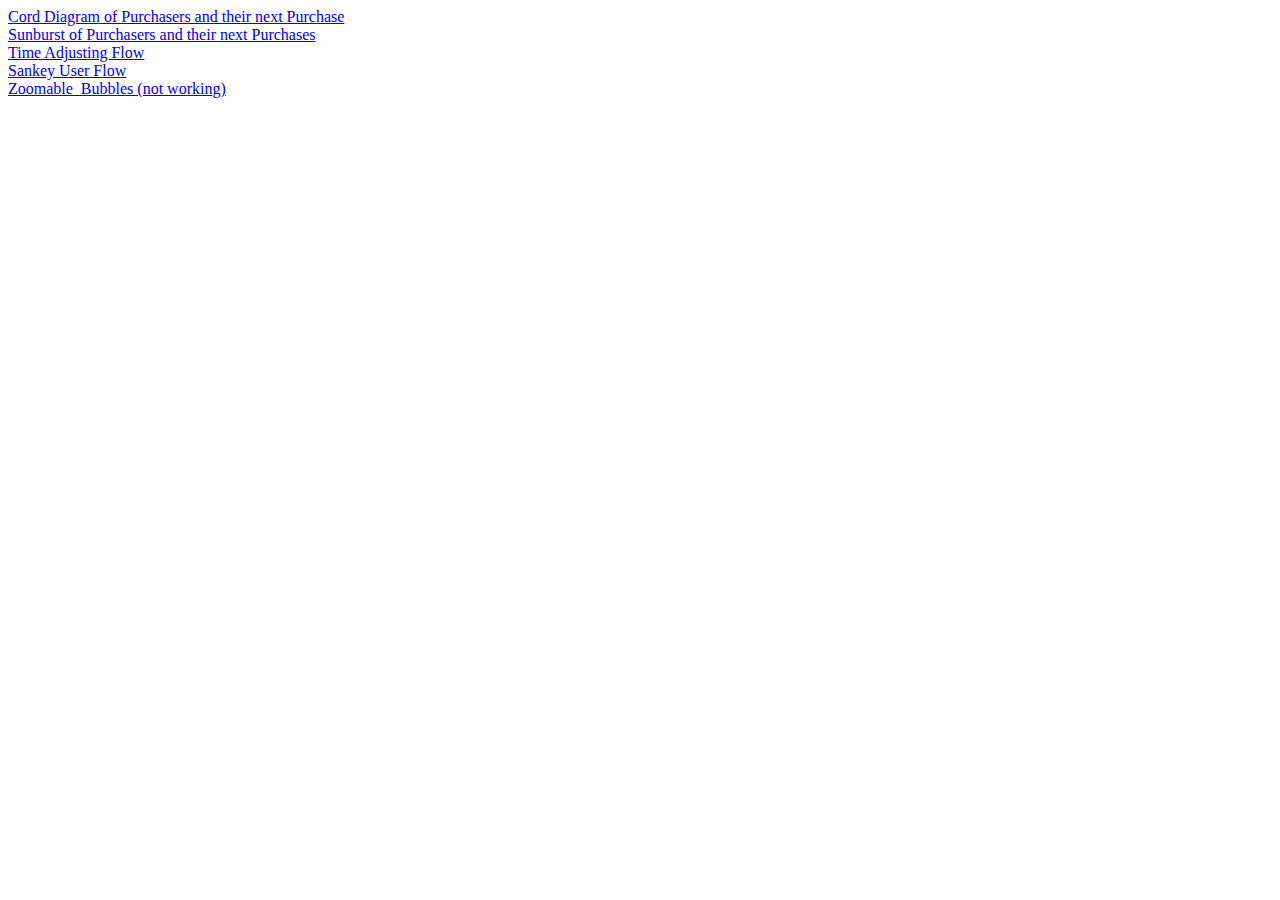
<file: index.html>
<!DOCTYPE html>
<html>
	<head>
		<meta http-equiv="Content-Type" content="text/html;charset=utf-8"/>
		<title>Index Page of Vince's D3</title>
	</head>
	<body>

		<a href="/Cord/index.html">Cord Diagram of Purchasers and their next Purchase</a>
    <br>
    <a href="/Session_Sequences_Sunburst/index.html">Sunburst of Purchasers and their next Purchases</a>
    <br>
    <a href="/moving_date/index.html">Time Adjusting Flow</a>
    <br>
    <a href="/Sankey/index.html">Sankey User Flow</a>
    <br>
    <a href="/Zoomable_Bubbles/index.html">Zoomable_Bubbles (not working)</a>

  </body>
</html>
</file>
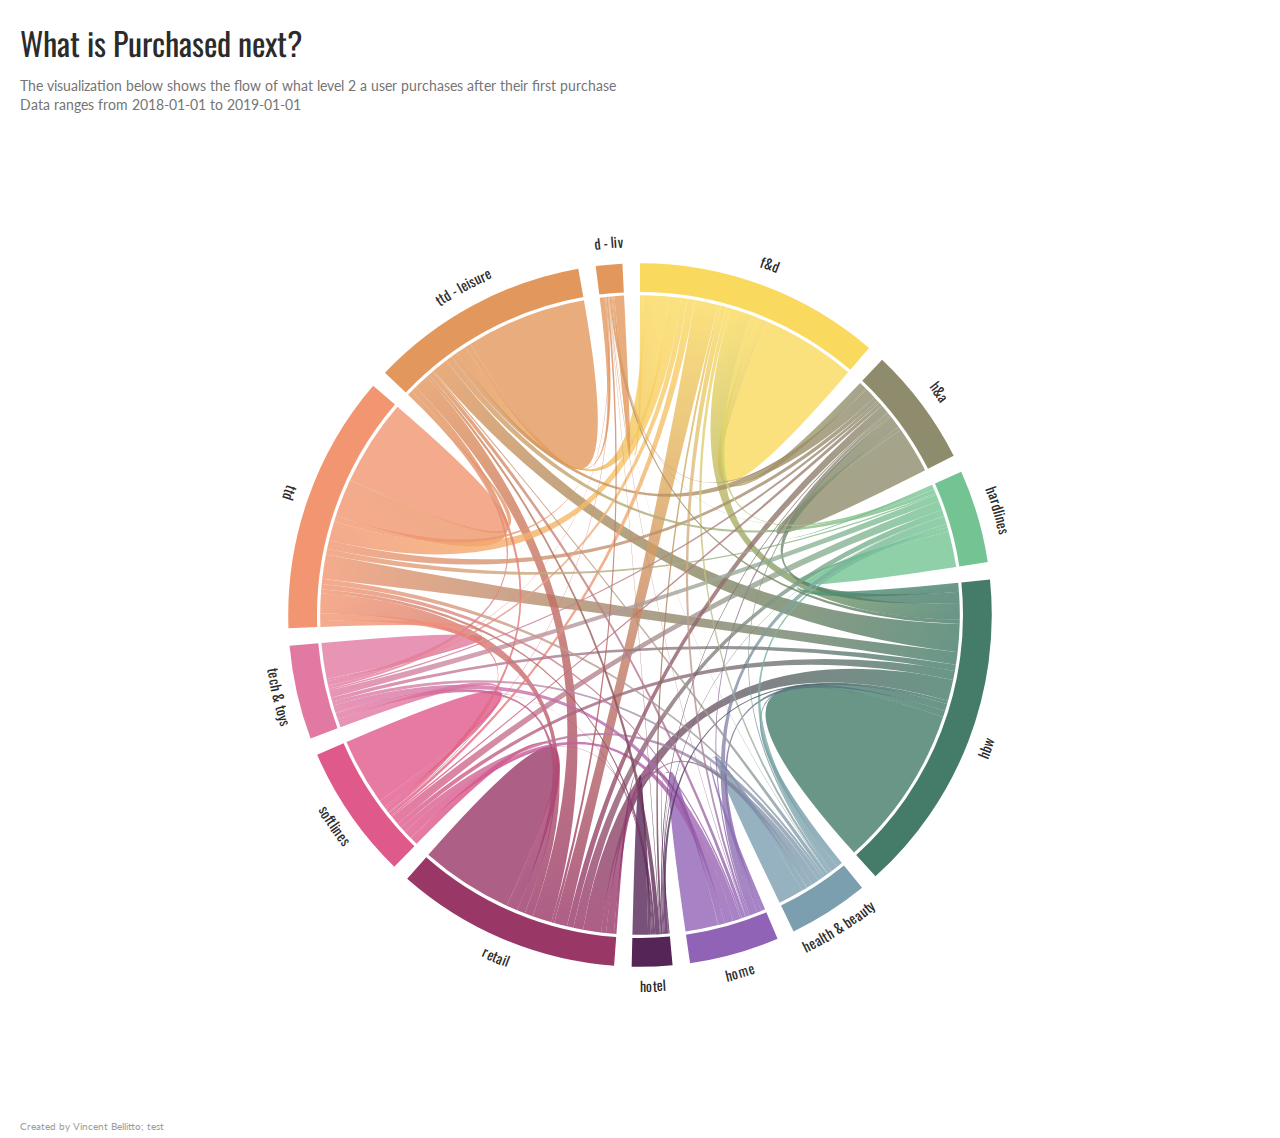
<file: Cord/index.html>
<!DOCTYPE html>
<html>
	<head>
		<meta http-equiv="Content-Type" content="text/html;charset=utf-8"/>
		<title>What is Purchased next?</title>

		<!-- D3.js -->
		<script src="d3.min.js" charset="utf-8"></script>

		<!-- Google Fonts -->
		<link href='https://fonts.googleapis.com/css?family=Oswald' rel='stylesheet' type='text/css'>
		<link href='https://fonts.googleapis.com/css?family=Lato:400,900' rel='stylesheet' type='text/css'>

		<!-- jQuery -->
		<script src="http://ajax.googleapis.com/ajax/libs/jquery/1.11.1/jquery.min.js"></script>
		<!-- Bootstrap -->
		<link href="https://maxcdn.bootstrapcdn.com/bootstrap/3.3.2/css/bootstrap.min.css" rel="stylesheet">
		<script src="https://maxcdn.bootstrapcdn.com/bootstrap/3.3.2/js/bootstrap.min.js"></script>

		<!-- Two scripts to make the Bootstrap tooltip follow the mouse movement
			 taken from https://github.com/ghophp/bootstrap-popover-move -->
		<script src="bootstrap.tooltip.js"></script>
		<script src="bootstrap.popover.js"></script>

		<script src="d3.layout.chord.sort.js"></script>

		<style>
			body {
			  font-size: 14px;
			  font-family: 'Lato', sans-serif;
			  text-align: left;
			  color: #757575;
			  cursor: default;
			}

			.title {
				margin-top: 20px;
				margin-bottom: 10px;
				margin-left: 20px;
				font-size:32px;
				font-family: 'Oswald', sans-serif;
				color: #2B2B2B;
			}

			.texts {
				margin-left: 20px;
				margin-right: 20px;
				line-height: 140%;
			}

			.credit {
				color: #9E9E9E;
				font-size: 10px;
				margin-bottom: 0.5em;
			}

			.notes {
				color: #9E9E9E;
				font-size: 1px;
			}

			.popover {
				pointer-events: none;
			}

			#chart{
			  font-size: 1px;
			  font-family: 'Oswald', sans-serif;
			  text-align: center;
			  fill: #2B2B2B;
			}

			@media (min-width: 600px) {
				#chart{
					font-size: 14px;
				}
			}
		</style>
	</head>
	<body>

		<div class = "title">What is Purchased next?</div>
		<div class = "explanation texts">
			<p style="margin-bottom: 0em;">The visualization below shows the flow of what level 2 a user purchases after their first purchase</p>
      <p style="margin-bottom: 0em;">Data ranges from 2018-01-01 to 2019-01-01</p>
    </div>
		<div id = "chart"></div>
		<div class="credit texts">Created by Vincent Bellitto; test</div>
		<script src="script.js"></script>

  </body>
</html>
</file>
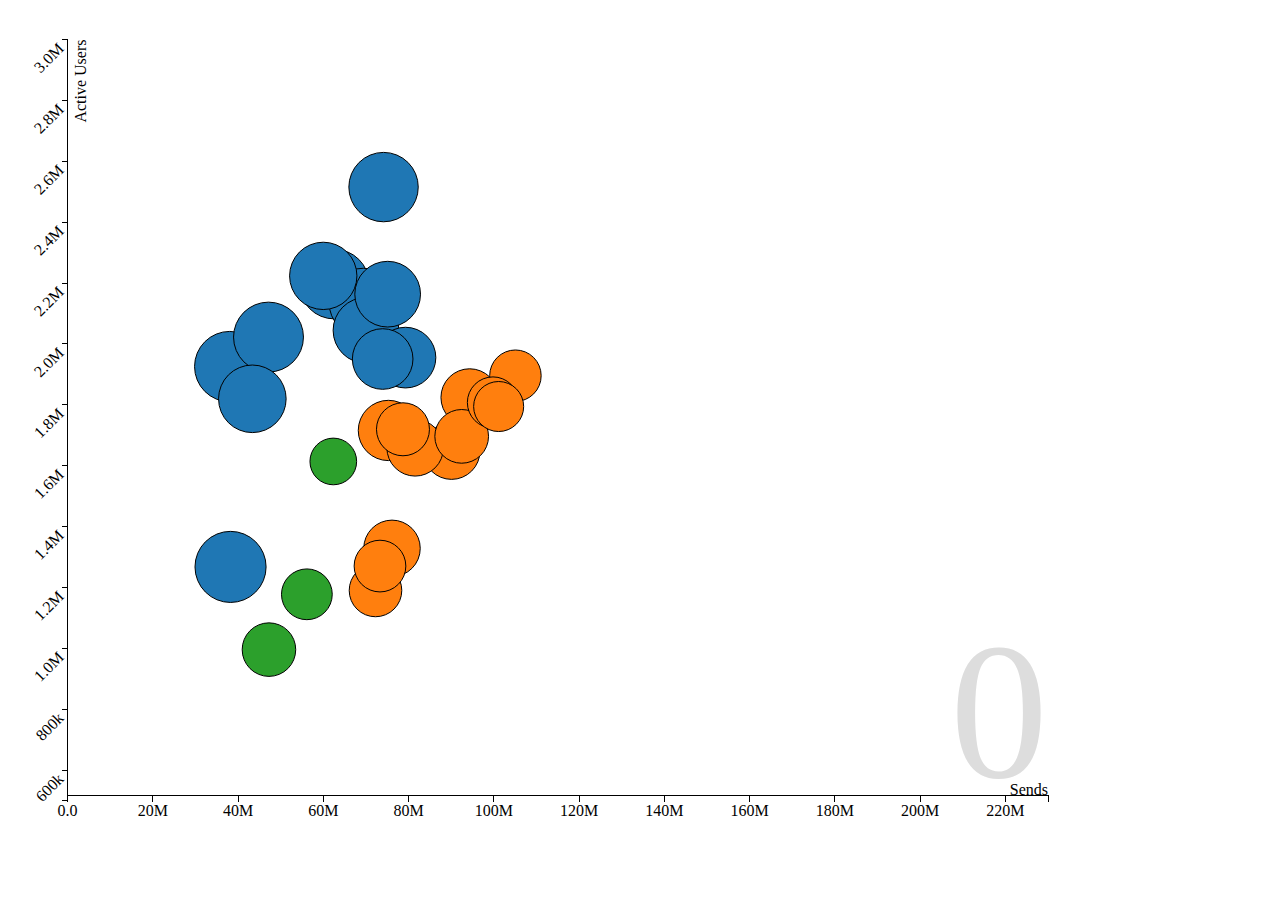
<file: moving_date/index.html>
<!DOCTYPE html>
<html>
<meta charset="utf-8">
<title>Email Subscription Monthly Cohorts</title>
<style>
#chart {
    font-family: "Helvetica Neue";
  	margin-left: 20px;
    margin-top: 20px;
  	height: 506px;
}

.dot { stroke: #000; }

.axis path, .axis line {
  	fill: none;
  	stroke: #000;
  	shape-rendering: crispEdges;
}

.year.label {
  	font: 500 196px "Helvetica Neue";
  	fill: #ddd;
}

.overlay {
  	fill: none;
  	pointer-events: all;
  	cursor: ew-resize;
}
  .d3-tip {
  font-family: "Helvetica Neue";
  line-height: 1;
  font-weight: bold;
  padding: 12px;
  background: rgba(0, 0, 0, 0.8);
  color: #fff;
  border-radius: 2px;
  pointer-events: none;
}

/* Creates a small triangle extender for the tooltip */
.d3-tip:after {
  box-sizing: border-box;
  display: inline;
  font-size: 10px;
  width: 100%;
  line-height: 1;
  color: rgba(0, 0, 0, 0.8);
  position: absolute;
  pointer-events: none;
}

/* Northward tooltips */
.d3-tip.n:after {
  content: "\25BC";
  margin: -1px 0 0 0;
  top: 100%;
  left: 0;
  text-align: center;
}

/* Eastward tooltips */
.d3-tip.e:after {
  content: "\25C0";
  margin: -4px 0 0 0;
  top: 50%;
  left: -8px;
}

/* Southward tooltips */
.d3-tip.s:after {
  content: "\25B2";
  margin: 0 0 1px 0;
  top: -8px;
  left: 0;
  text-align: center;
}

/* Westward tooltips */
.d3-tip.w:after {
  content: "\25B6";
  margin: -4px 0 0 -1px;
  top: 50%;
  left: 100%;
}
</style>

<div id="chart"></div>

<script src="d3.v3.js"></script>
<script src="d3-tip.min.js"></script>
<script src ="script.js"></script>
</file>
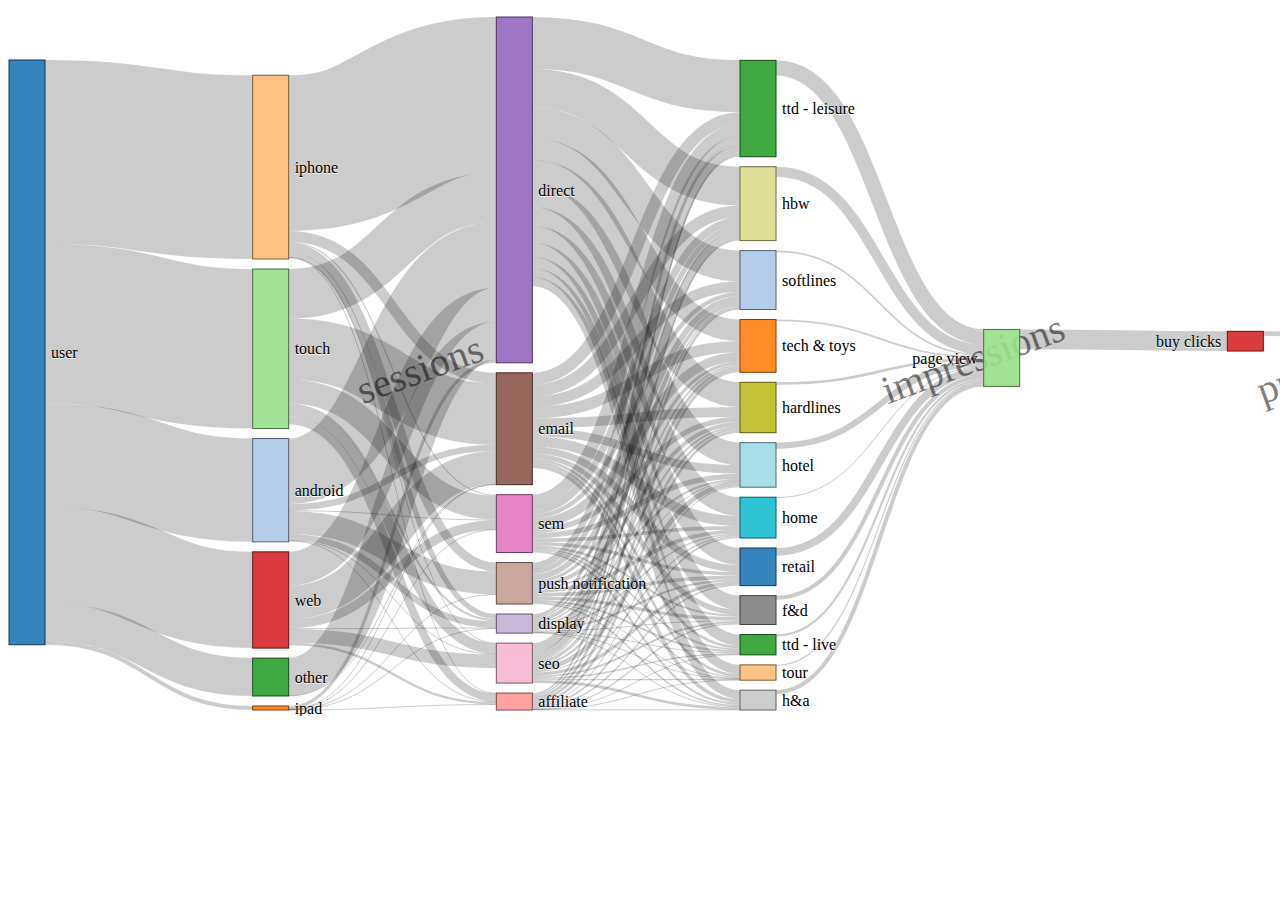
<file: Sankey/index.html>
<!DOCTYPE html>
<meta charset="utf-8">
<title>SANKEY User flow in the first 30 days</title>
<style>

.node rect {
  cursor: move;
  fill-opacity: .9;
  shape-rendering: auto;
}

.node text {
  pointer-events: none;
  text-shadow: 0 1px 0 #fff;
}

.link {
  fill: none;
  stroke: #000;
  stroke-opacity: .2;
}

.link:hover {
  stroke-opacity: .5;
}

div.tooltipsankey {
  position: absolute;
  text-align: left;
  width: 95px;
  height: 40px;
  padding: 4px;
  font: 11px sans-serif;
  background: green;
  border: 0px;
  border-radius: 8px;
  pointer-events: none;
}

</style>
<body>
<canvas width='1500' height='700'></canvas>
<svg width='1500' height='700'></svg>

<p id="chart">

<script src="d3.v3.js"></script>
<script src="sankey.js"></script>
<script>
d3.select('canvas').style('position', 'absolute');

const margin = { top: 1, right: 1, bottom: 6, left: 1 };
const width = 1500 - margin.left - margin.right;
const height = 700 - margin.top - margin.bottom;

/*
const sessions = d3.select('svg')
      .append("rect")
      .attr('width', 730)
      .attr('height', 700 )
      .attr("x", 20)
      .attr('fill', 'red')
      .style("opacity", 0.05)
      .append('g')
        .attr('transform', `translate(${margin.left}, ${margin.top})`)
*/

const sessionstext = d3.select('svg')
        .append('text')
        .style("fill", "black")
        .style("font-size", "40px")
        .style("opacity", 0.5)
        .attr("dy", ".35em")
        .attr("transform", "translate(350,375) rotate(-20)")
        .text('sessions');
/*
const impressions = d3.select('svg')
    .append("rect")
    .attr('width', 380)
    .attr('height', 700 )
    .attr("x", 750)
    .attr('fill', 'yellow')
    .style("opacity", 0.05)
    .append('g')
      .attr('transform', `translate(${margin.left}, ${margin.top})`);
*/

const impressionstext = d3.select('svg')
        .append('text')
        .style("fill", "black")
        .style("font-size", "40px")
        .style("opacity", 0.5)
        .attr("dy", ".35em")
        .attr("transform", "translate(875,375) rotate(-20)")
        .text('impressions');

/*
const purchases = d3.select('svg')
    .append("rect")
    .attr('width', 500)
    .attr('height', 700 )
    .attr("x", 1100)
    .attr('fill', 'blue')
    .style("opacity", 0.05)
    .append('g')
      .attr('transform', `translate(${margin.left}, ${margin.top})`);
*/
const purchasestext = d3.select('svg')
        .append('text')
        .style("fill", "black")
        .style("font-size", "40px")
        .style("opacity", 0.5)
        .attr("dy", ".35em")
        .attr("transform", "translate(1250,375) rotate(-20)")
        .text('purchases');


const svg = d3.select('svg')
  .style('position', 'absolute')
  .attr('width', width + margin.left + margin.right)
  .attr('height', height + margin.top + margin.bottom)
  .append('g')
    .attr('transform', `translate(${margin.left}, ${margin.top})`);

var units = "instances";

var formatNumber = d3.format(",.0f"),    // zero decimal places
    format = function(d) { return formatNumber(d) + " " + units; },
    color = d3.scale.category20();

// Set the sankey diagram properties
var sankey = d3.sankey()
    .nodeWidth(36)
    .nodePadding(10)
    .size([width, height]);

var path = sankey.link();

var div = d3.select("body").append("div")
    .attr("class", "tooltipsankey")
    .style("opacity", 0);

// load the data
d3.json("sankey.json", function(error, graph) {

var nodeMap = {};
graph.nodes.forEach(function(x) { nodeMap[x.name] = x; });
graph.links = graph.links.map(function(x) {
  return {
    source: nodeMap[x.source],
    target: nodeMap[x.target],
    value: x.value
  };
});

sankey
  .nodes(graph.nodes)
  .links(graph.links)
  .layout(32)
  ;

// add in the links
  var link = svg.append("g").selectAll(".link")
      .data(graph.links)
    .enter().append("path")
      .attr("class", "link")
      .attr("d", path)
      .attr("id", function(d,i){
        d.id = i;
        return "link-"+i;
      })
      .style("stroke-width", function(d) { return Math.max(1, d.dy); })
      .sort(function(a, b) { return b.dy - a.dy; });

  link.on("mouseover", function(d) {
            div.transition()
                .duration(200)
                .style("opacity", .9);
            div .html("<b>" + d.source.name + "</b> → <b>"  + d.target.name + "</b><br/>" + format(d.value))
                .style("left", (d3.event.pageX) + "px")
                .style("top", (d3.event.pageY - 28) + "px");
            })
        .on("mouseout", function(d) {
            div.transition()
                .duration(500)
                .style("opacity", 0);
        });



// add in the nodes
  var node = svg.append("g").selectAll(".node")
      .data(graph.nodes)
    .enter().append("g")
      .attr("class", "node")
      .attr("transform", function(d) {
		  return "translate(" + d.x + "," + d.y + ")"; })
    .call(d3.behavior.drag()
      .origin(function(d) { return d; })
      .on("dragstart", function() {
		  this.parentNode.appendChild(this); })
      .on("drag", dragmove));

// add the rectangles for the nodes
  var rect = node.append("rect")
      .attr("height", function(d) { return d.dy; })
      .attr("width", sankey.nodeWidth())
      .style("fill", function(d) {
		  return d.color = color(d.name.replace(/ .*/, "")); })
      .style("stroke", function(d) {
		  return d3.rgb(d.color).darker(2); });

      rect.on("mouseover", function(d) {
          div.transition()
              .duration(200)
              .style("opacity", .9);
          div.html("<b>" + d.name + "</b>:<br/>" + format(d.value))
              .style("left", (d3.event.pageX) + "px")
              .style("top", (d3.event.pageY - 28) + "px");
          })
      .on("mouseout", function(d) {
          div.transition()
              .duration(500)
              .style("opacity", 0);
      });

// add in the title for the nodes
  node.append("text")
      .attr("x", -6)
      .attr("y", function(d) { return d.dy / 2; })
      .attr("dy", ".35em")
      .attr("text-anchor", "end")
      .attr("transform", null)
      .text(function(d) { return d.name; })
    .filter(function(d) { return d.x < width / 2; })
      .attr("x", 6 + sankey.nodeWidth())
      .attr("text-anchor", "start");

  node.on("mouseover", mouseOverNode)
    	.on("mouseout", mouseOutNode)
      ;

  function mouseOverNode(d){

    link.transition()
          .duration(700)
      .style("opacity", .1);
      link.filter(function(s) { return d.name == s.source.name; }).transition()
            .duration(700)
        .style("opacity", 1);
      link.filter(function(t) {
        return d.name == t.target.name;
      }).transition()
            .duration(700)
        .style("opacity", 1);
      //highlight_node_links(d);
  }

  function mouseOutNode(d){
    svg.selectAll(".link").transition()
          .duration(700)
      .style("opacity", 1);
  }

// the function for moving the nodes
  function dragmove(d) {
    d3.select(this).attr("transform",
        "translate(" + (
        	   d.x = Math.max(0, Math.min(width - d.dx, d3.event.x))
        	) + "," + (
                   d.y = Math.max(0, Math.min(height - d.dy, d3.event.y))
            ) + ")");
    sankey.relayout();
    link.attr("d", path);
  }

  const linkExtent = d3.extent(graph.links, d => d.value);

  const frequencyScale = d3.scale.linear()
    .domain(linkExtent)
    .range([0.05, 1]);

  /* const particleSize = */ d3.scale.linear()
    .domain(linkExtent);

  graph.links.forEach(currentLink => {
    currentLink.freq = frequencyScale(currentLink.value);
    currentLink.particleSize = 3;
    currentLink.particleColor = d3.scale.linear().domain([0, 1])
    .range([currentLink.source.color, currentLink.target.color]);
  });

  /* const t = */ d3.timer(tick, 1000);
  let particles = [];

  function tick(elapsed /* , time */) {
    particles = particles.filter(d => d.current < d.path.getTotalLength());

    d3.selectAll('path.link')
    .each(
      function (d) {
//        if (d.freq < 1) {
        for (let x = 0; x < 2; x++) {
          const offset = (Math.random() - 0.5) * (d.dy - 4);
          if (Math.random() < d.freq/5000) {
            const length = this.getTotalLength();
            particles.push({
              link: d,
              time: elapsed,
              offset,
              path: this,
              length,
              animateTime: length,
              speed: 0.5 + (Math.random()/3),
            });
          }
        }
//        }
/*        else {
          for (let x = 0; x<d.freq; x++) {
            let offset = (Math.random() - .5) * d.dy;
            particles.push({link: d, time: elapsed, offset: offset, path: this})
          }
        } */
      });

    particleEdgeCanvasPath(elapsed);
  }



  function particleEdgeCanvasPath(elapsed) {
    const context = d3.select('canvas').node().getContext('2d');

    context.clearRect(0, 0, 1500, 700);

    context.fillStyle = 'gray';
    context.lineWidth = '1px';
    for (const x in particles) {
      if ({}.hasOwnProperty.call(particles, x)) {
        const currentTime = elapsed - particles[x].time;
//        let currentPercent = currentTime / 1000 * particles[x].path.getTotalLength();
        particles[x].current = currentTime * 0.15 * particles[x].speed;
        const currentPos = particles[x].path.getPointAtLength(particles[x].current);
        var opacity = Math.round(particles[x].path.style.opacity * 255);
        var opacityhex = opacity.toString(16);
        if(opacityhex == "0"){
          opacityhex = 'FF'
        };
        context.beginPath();
        context.fillStyle = particles[x].link.particleColor(particles[x].current/particles[x].path.getTotalLength()) + opacityhex;
        context.arc(
          currentPos.x,
          currentPos.y + particles[x].offset,
          particles[x].link.particleSize,
          0,
          2 * Math.PI
        );
        context.fill();
      }
    }
  }



    function highlight_node_links(node,i){

    var remainingNodes=[],
        nextNodes=[];

    var stroke_opacity = 1;
    /*
    if( d3.select(this).attr("data-clicked") == "1" ){
      d3.select(this).attr("data-clicked","0");
      stroke_opacity = 0.2;
    }else{
      d3.select(this).attr("data-clicked","1");
      stroke_opacity = 0.5;
    }

    */

    var traverse = [{
                      linkType : "sourceLinks",
                      nodeType : "target"
                    },{
                      linkType : "targetLinks",
                      nodeType : "source"
                    }];

    traverse.forEach(function(step){
      node[step.linkType].forEach(function(link) {
        remainingNodes.push(link[step.nodeType]);
        highlight_link(link.id, stroke_opacity);
      });

      while (remainingNodes.length) {
        nextNodes = [];
        remainingNodes.forEach(function(node) {
          node[step.linkType].forEach(function(link) {
            nextNodes.push(link[step.nodeType]);
            highlight_link(link.id, stroke_opacity);
          });
        });
        remainingNodes = nextNodes;
      }
    });
  }
  function highlight_link(id,opacity){
       d3.select("#link-"+id).style("opacity", opacity);
   }


});

</script>

</body>
</html>
</file>
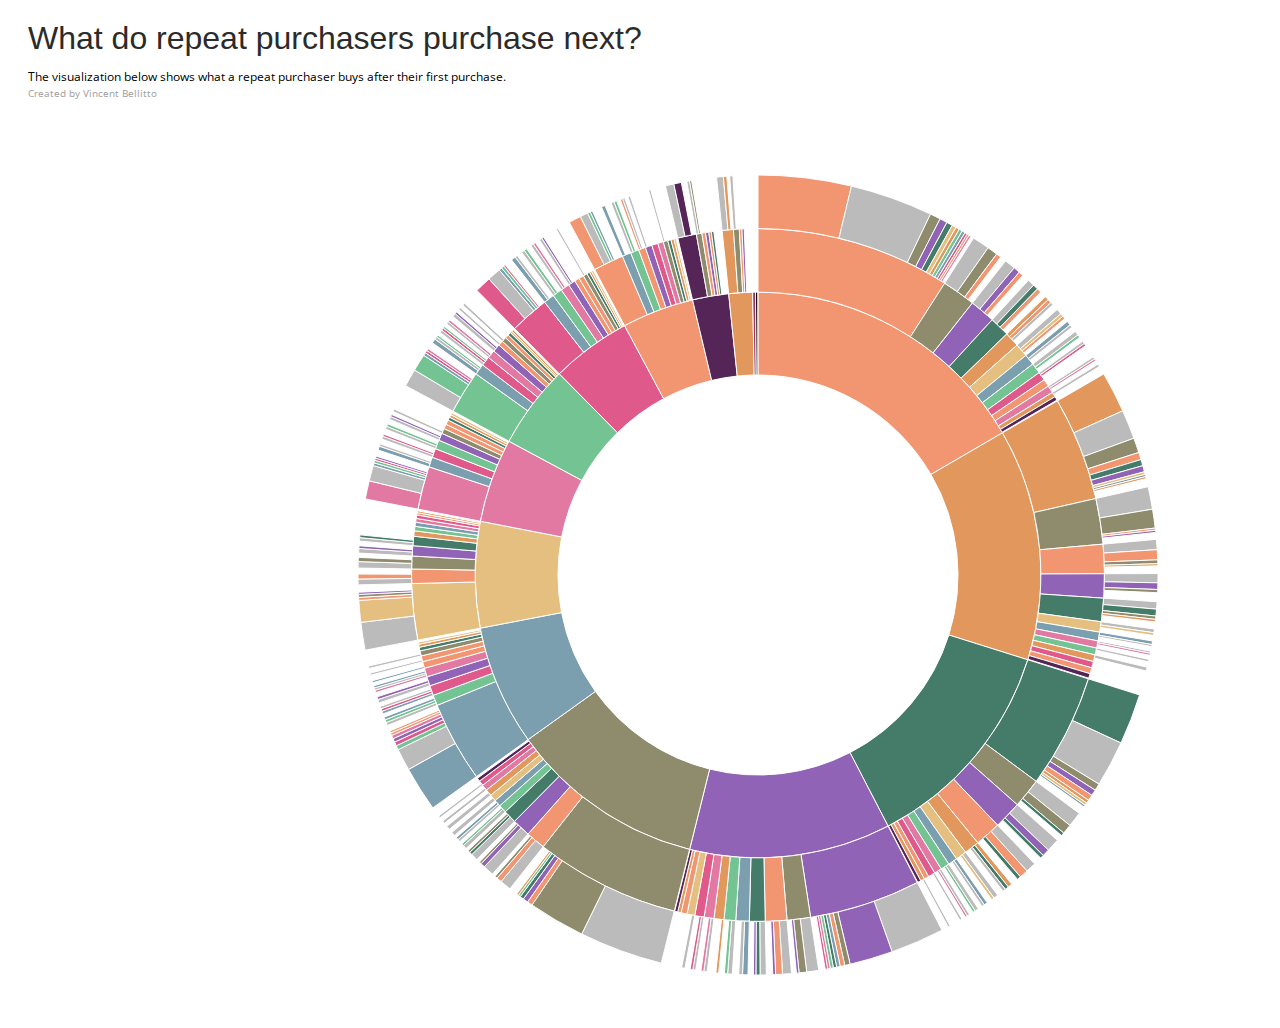
<file: Session_Sequences_Sunburst/index.html>
<!DOCTYPE html>
<html>
  <head>
    <meta charset="utf-8">
    <title>Sequences sunburst</title>
    <script src="d3.v4.min.js"></script>
    <link rel="stylesheet" type="text/css"
      href="https://fonts.googleapis.com/css?family=Open+Sans:400,600">
    <link rel="stylesheet" type="text/css" href="sequences.css"/>
  </head>
  <body>
    <div class = "title">What do repeat purchasers purchase next?</div>
    <div class = "explanation texts">
      <p style="margin-bottom: 0em;">The visualization below shows what a repeat purchaser buys after their first purchase.</p>
    </div>
    <div class="credit texts">Created by Vincent Bellitto</div>
    <div id="main">
      <div id="sequence"></div>
      <div id="chart">
        <div id="explanation" style="visibility: hidden;">
          <span id="percentage"></span><br/>
          of repeat purchasers
        </div>
      </div>
    </div>
    <div id="sidebar">
      <input type="checkbox" id="togglelegend"> Legend<br/>
      <div id="legend" style="visibility: visible;"></div>
    </div>
    <script type="text/javascript" src="sequences.js"></script>
    <script type="text/javascript">
      // Hack to make this example display correctly in an iframe on bl.ocks.org
      d3.select(self.frameElement).style("height", "1500px");
    </script>


  </body>
</html>
</file>
<file: Session_Sequences_Sunburst/sequences.css>
body {
  font-family: 'Open Sans', sans-serif;
  font-size: 12px;
  font-weight: 400;
  background-color: #fff;
  width: 1500px;
  height: 1000px;
  margin-top: 10px;
}
.title {
  margin-top: 20px;
  margin-bottom: 10px;
  margin-left: 20px;
  font-size:32px;
  font-family: 'Oswald', sans-serif;
  color: #2B2B2B;
}
.texts {
  margin-left: 20px;
  margin-right: 20px;
  line-height: 140%;
}
.credit {
  color: #9E9E9E;
  font-size: 10px;
  margin-bottom: 0.5em;
}
.notes {
  color: #9E9E9E;
  font-size: 1px;
}
.popover {
  pointer-events: none;
}

#main {
  float: left;
  width: 750px;
}

#sidebar {
  float: right;
  width: 100px;
}

#sequence {
  width: 600px;
  height: 70px;
}

#legend {
  padding: 10px 0 0 3px;
}

#sequence text, #legend text {
  font-weight: 600;
  fill: #fff;
}

#chart {
  position: relative;
}

#chart path {
  stroke: #fff;
}

#explanation {
  position: absolute;
  top: 360px;
  left: 675px;
  width: 140px;
  text-align: center;
  color: #666;
  z-index: -1;
}

#percentage {
  font-size: 2.5em;
}
</file>
